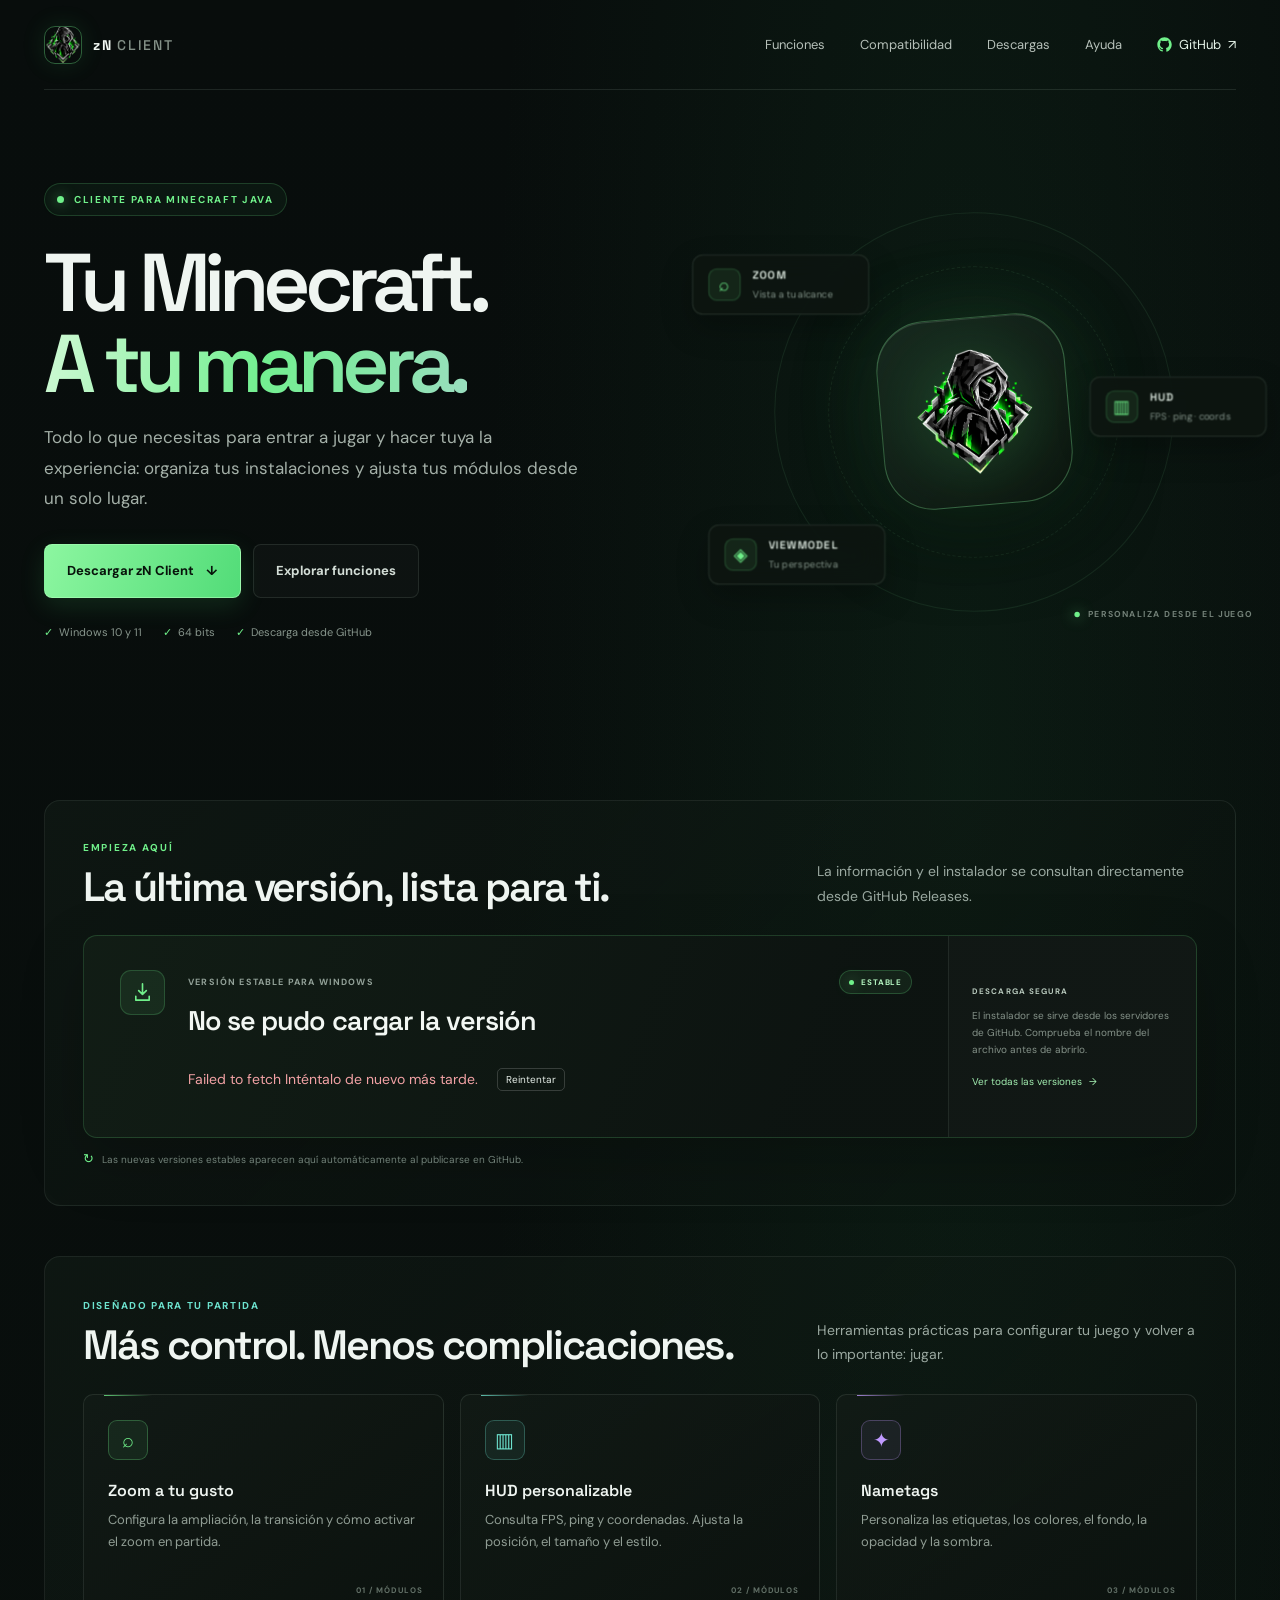
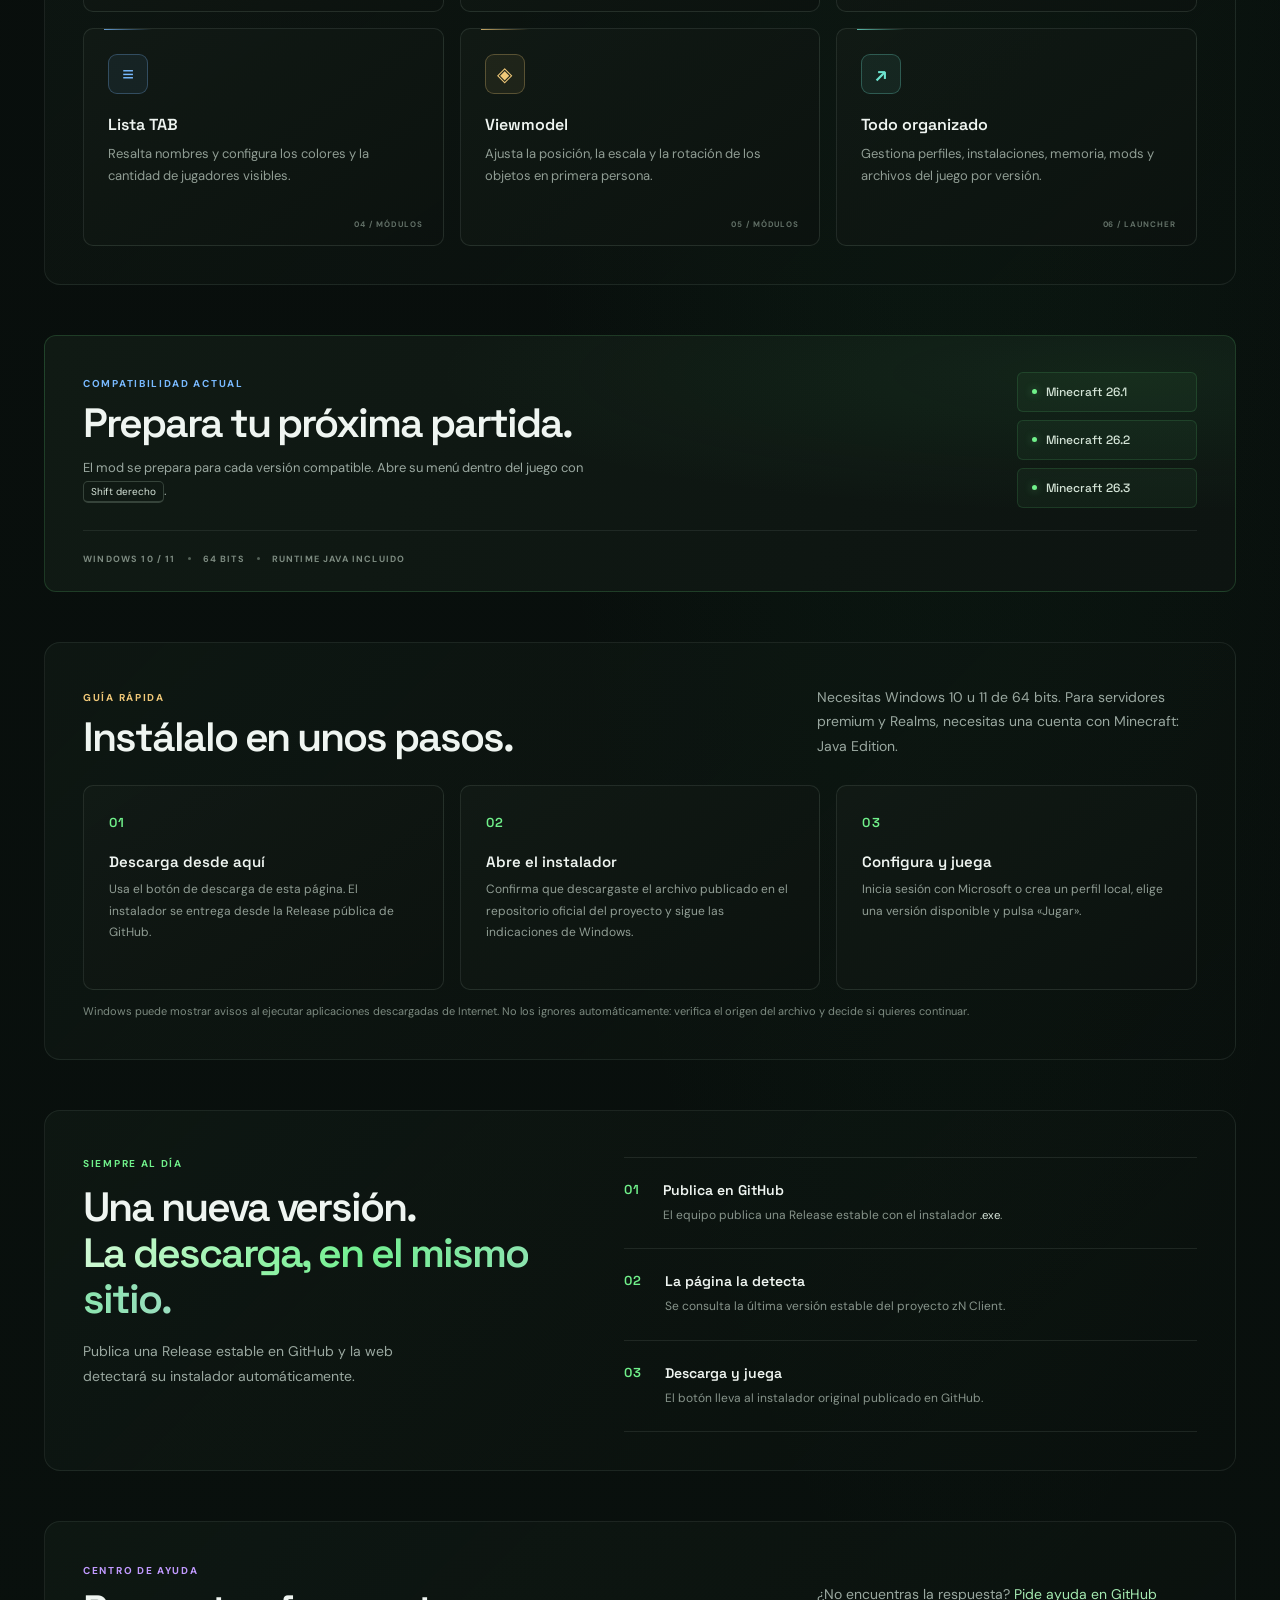
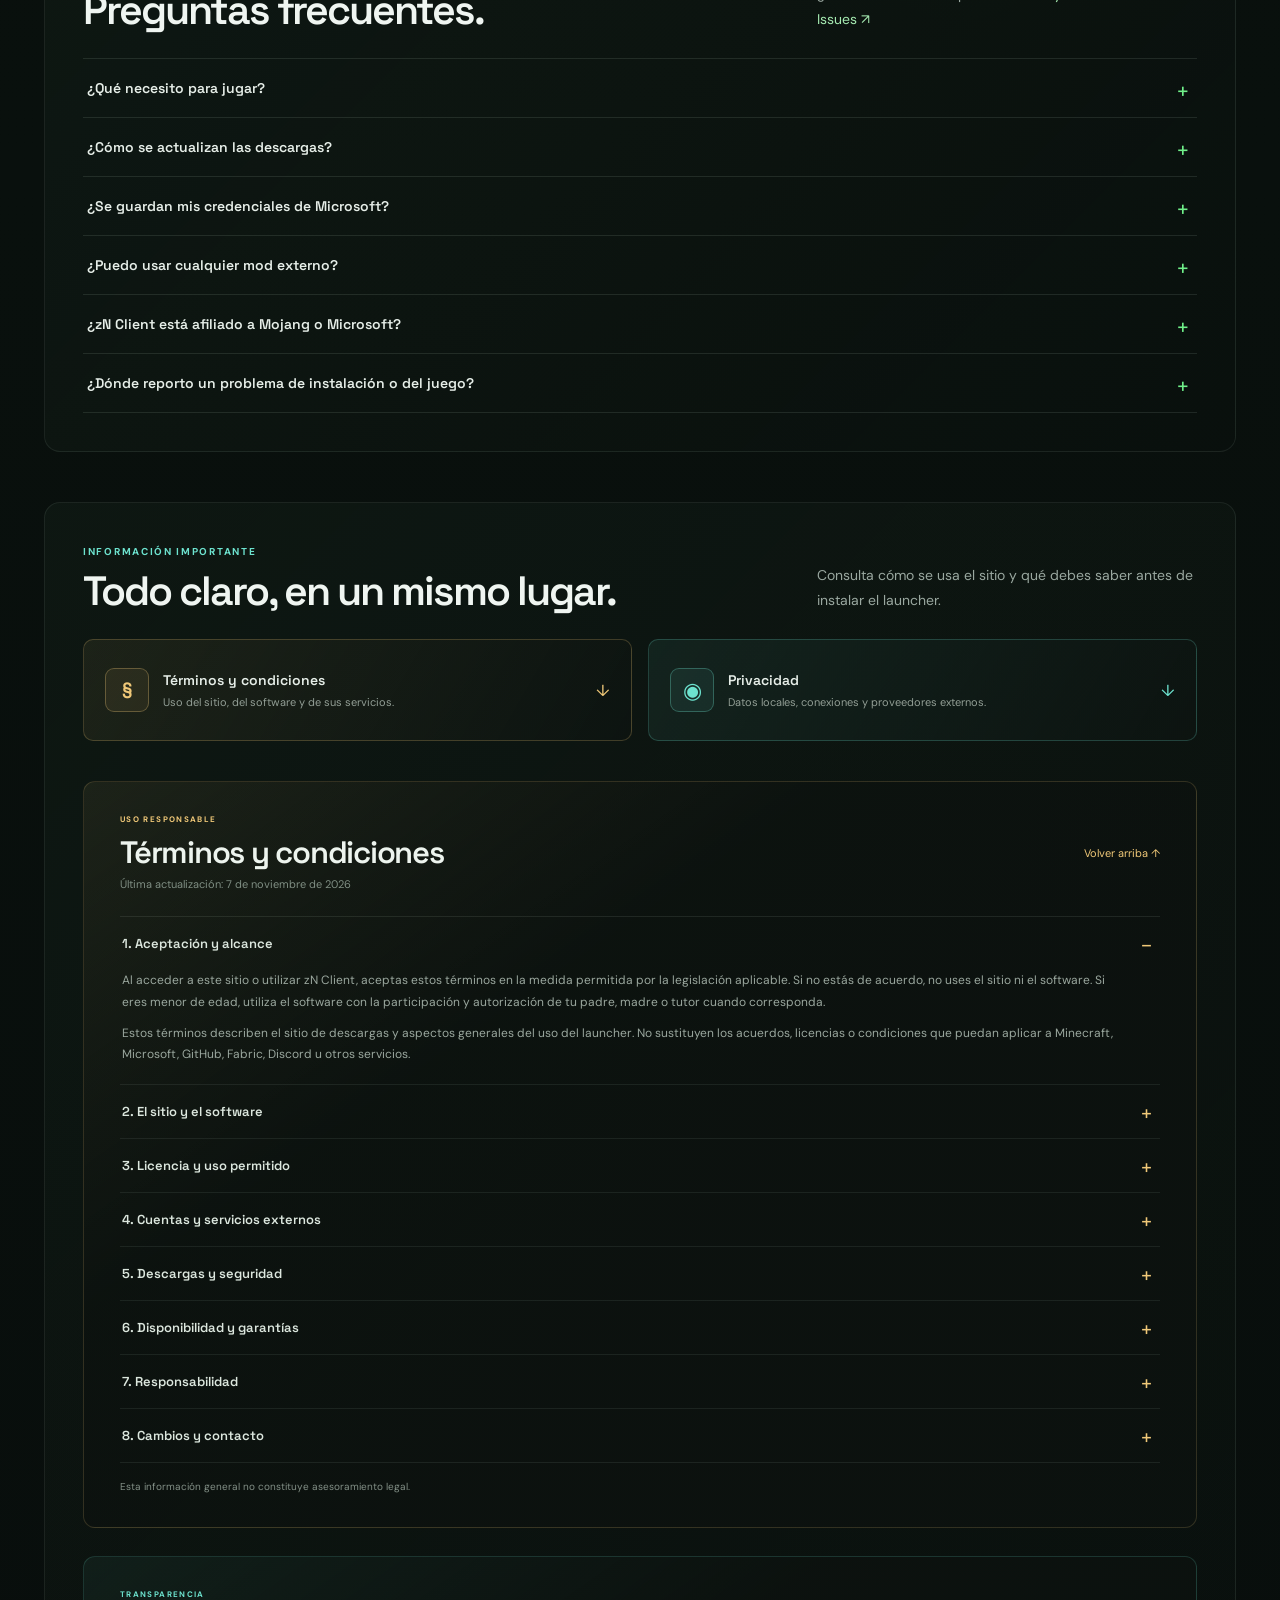
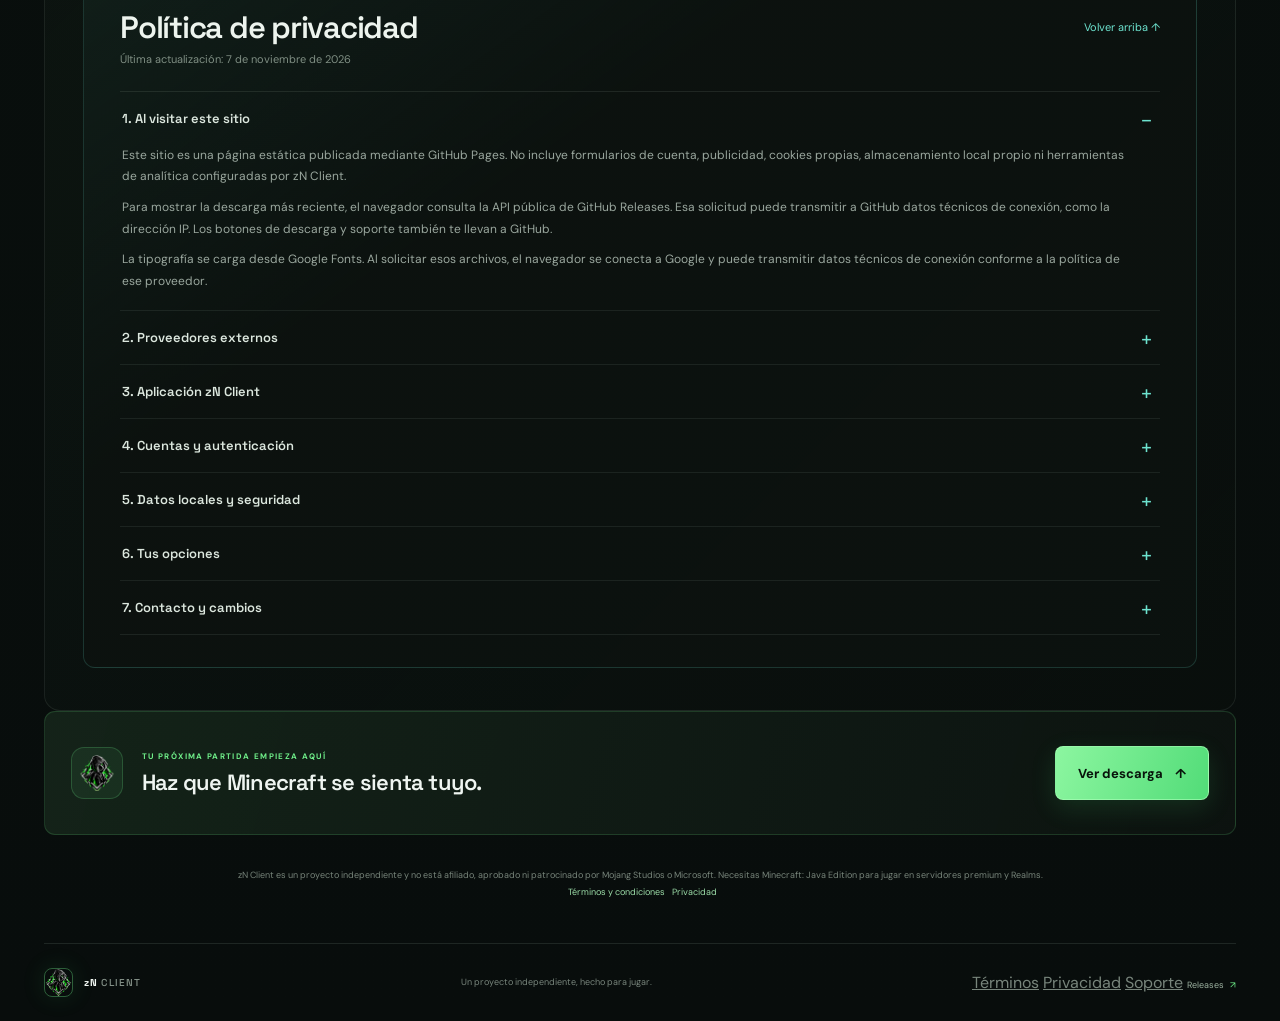
<file: site/index.html>
<!doctype html>
<html lang="es">
  <head>
    <meta charset="utf-8">
    <meta name="viewport" content="width=device-width, initial-scale=1">
    <meta name="theme-color" content="#080d0c">
    <meta name="description" content="Descarga zN Client, el launcher de Minecraft Java para Windows con instalaciones organizadas y módulos personalizables.">
    <meta property="og:type" content="website">
    <meta property="og:title" content="zN Client — Tu Minecraft, a tu manera">
    <meta property="og:description" content="Un launcher para organizar Minecraft y personalizar tu experiencia dentro del juego.">
    <meta property="og:image" content="https://znicoojk.github.io/MC-zN-Client/assets/znclient.png">
    <title>zN Client — Tu Minecraft, a tu manera</title>
    <link rel="preconnect" href="https://fonts.googleapis.com">
    <link rel="preconnect" href="https://fonts.gstatic.com" crossorigin>
    <link rel="stylesheet" href="https://fonts.googleapis.com/css2?family=DM+Sans:wght@400;500;600;700&family=Space+Grotesk:wght@400;500;600;700&display=swap">
    <link rel="stylesheet" href="./styles.css?v=5">
    <link rel="icon" type="image/png" href="./assets/znclient.png">
    <script src="./repo-config.js"></script>
    <script src="./app.js?v=4" defer></script>
  </head>
  <body>
    <div class="ambient ambient-one" aria-hidden="true"></div>
    <div class="ambient ambient-two" aria-hidden="true"></div>
    <div class="page-shell">
      <header class="topbar">
        <a class="brand" href="#" aria-label="zN Client, inicio">
          <img class="brand-logo" src="./assets/znclient.png" alt="">
          <span>zN<span class="brand-light">CLIENT</span></span>
        </a>
        <nav class="top-links" aria-label="Navegación principal">
          <a href="#features">Funciones</a>
          <a href="#compatibility">Compatibilidad</a>
          <a href="#downloads">Descargas</a>
          <a href="#help">Ayuda</a>
          <a class="source-link" id="github-link" href="#" target="_blank" rel="noopener noreferrer">
            <svg class="github-mark" viewBox="0 0 24 24" aria-hidden="true">
              <path fill="currentColor" d="M12 .5C5.65.5.5 5.75.5 12.22c0 5.18 3.29 9.57 7.86 11.12.58.11.79-.26.79-.57v-2.02c-3.2.71-3.88-1.38-3.88-1.38-.53-1.35-1.3-1.71-1.3-1.71-1.07-.75.08-.74.08-.74 1.18.09 1.8 1.24 1.8 1.24 1.05 1.84 2.75 1.31 3.42 1 .11-.78.41-1.31.75-1.61-2.55-.3-5.24-1.3-5.24-5.81 0-1.28.45-2.32 1.18-3.14-.12-.3-.51-1.52.11-3.17 0 0 .96-.31 3.15 1.2.91-.26 1.89-.4 2.87-.4s1.96.14 2.87.4c2.19-1.51 3.15-1.2 3.15-1.2.62 1.65.23 2.87.11 3.17.73.82 1.18 1.86 1.18 3.14 0 4.52-2.69 5.51-5.25 5.8.41.36.78 1.08.78 2.18v3.23c0 .31.21.69.8.57 4.56-1.55 7.85-5.94 7.85-11.12C23.5 5.75 18.35.5 12 .5Z"/>
            </svg>
            GitHub
            <span aria-hidden="true">↗</span>
          </a>
        </nav>
      </header>

      <main>
        <section class="hero" aria-labelledby="hero-title">
          <div class="hero-copy">
            <p class="eyebrow"><span class="status-dot"></span> CLIENTE PARA MINECRAFT JAVA</p>
            <h1 id="hero-title">Tu Minecraft.<br><span>A tu manera.</span></h1>
            <p class="hero-description">
              Todo lo que necesitas para entrar a jugar y hacer tuya la experiencia:
              organiza tus instalaciones y ajusta tus módulos desde un solo lugar.
            </p>
            <div class="hero-actions">
              <a class="button button-primary" href="#downloads">
                Descargar zN Client <span aria-hidden="true">↓</span>
              </a>
              <a class="button button-secondary" href="#features">Explorar funciones</a>
            </div>
            <ul class="hero-facts" aria-label="Información del cliente">
              <li><span aria-hidden="true">✓</span> Windows 10 y 11</li>
              <li><span aria-hidden="true">✓</span> 64 bits</li>
              <li><span aria-hidden="true">✓</span> Descarga desde GitHub</li>
            </ul>
          </div>

          <div class="hero-art" aria-label="Vista de módulos disponibles en zN Client">
            <div class="art-orbit orbit-outer" aria-hidden="true"></div>
            <div class="art-orbit orbit-inner" aria-hidden="true"></div>
            <div class="art-logo-wrap">
              <img src="./assets/znclient.png" alt="Logotipo de zN Client">
              <span class="art-glow" aria-hidden="true"></span>
            </div>
            <div class="module-chip chip-zoom"><span class="chip-icon" aria-hidden="true">⌕</span><span>ZOOM<small>Vista a tu alcance</small></span></div>
            <div class="module-chip chip-hud"><span class="chip-icon" aria-hidden="true">▥</span><span>HUD<small>FPS · ping · coords</small></span></div>
            <div class="module-chip chip-viewmodel"><span class="chip-icon" aria-hidden="true">◈</span><span>VIEWMODEL<small>Tu perspectiva</small></span></div>
            <span class="art-caption"><span class="status-dot"></span> PERSONALIZA DESDE EL JUEGO</span>
          </div>
        </section>

        <section class="download-section" id="downloads" aria-labelledby="download-title">
          <div class="section-intro download-intro">
            <div>
              <p class="section-kicker">EMPIEZA AQUÍ</p>
              <h2 id="download-title">La última versión, lista para ti.</h2>
            </div>
            <p>La información y el instalador se consultan directamente desde GitHub Releases.</p>
          </div>
          <article class="release-card" id="latest-release" aria-live="polite" aria-busy="true">
            <div class="release-main">
              <div class="release-icon" aria-hidden="true">
                <svg viewBox="0 0 24 24" fill="none">
                  <path d="M12 3v11m0 0 4-4m-4 4-4-4M5 16v4h14v-4" stroke="currentColor" stroke-width="1.7" stroke-linecap="round" stroke-linejoin="round"/>
                </svg>
              </div>
              <div class="release-info">
                <div class="release-heading">
                  <p class="card-label">VERSIÓN ESTABLE PARA WINDOWS</p>
                  <span class="latest-badge"><span class="status-dot"></span> ESTABLE</span>
                </div>
                <h3 id="latest-version">Buscando versión...</h3>
                <p class="release-date" id="release-date"></p>
                <div class="download-area" id="download-area" aria-live="polite">
                  <span class="loader" aria-hidden="true"></span>
                  <span>Buscando el instalador en GitHub...</span>
                </div>
                <a class="release-notes" id="release-notes" href="#" target="_blank" rel="noopener noreferrer" hidden>
                  Ver notas y todos los archivos <span aria-hidden="true">↗</span>
                </a>
              </div>
            </div>
            <div class="release-aside">
              <span class="aside-label">DESCARGA SEGURA</span>
              <p>El instalador se sirve desde los servidores de GitHub. Comprueba el nombre del archivo antes de abrirlo.</p>
              <a id="all-releases-link" href="#" target="_blank" rel="noopener noreferrer">Ver todas las versiones <span aria-hidden="true">→</span></a>
            </div>
          </article>
          <p class="download-footnote"><span aria-hidden="true">↻</span> Las nuevas versiones estables aparecen aquí automáticamente al publicarse en GitHub.</p>
        </section>

        <section class="features-section" id="features" aria-labelledby="features-title">
          <div class="section-intro">
            <div>
              <p class="section-kicker">DISEÑADO PARA TU PARTIDA</p>
              <h2 id="features-title">Más control. Menos complicaciones.</h2>
            </div>
            <p>Herramientas prácticas para configurar tu juego y volver a lo importante: jugar.</p>
          </div>
          <div class="feature-grid">
            <article class="feature-card">
              <span class="feature-icon" aria-hidden="true">⌕</span>
              <h3>Zoom a tu gusto</h3>
              <p>Configura la ampliación, la transición y cómo activar el zoom en partida.</p>
              <span class="feature-index">01 / MÓDULOS</span>
            </article>
            <article class="feature-card">
              <span class="feature-icon" aria-hidden="true">▥</span>
              <h3>HUD personalizable</h3>
              <p>Consulta FPS, ping y coordenadas. Ajusta la posición, el tamaño y el estilo.</p>
              <span class="feature-index">02 / MÓDULOS</span>
            </article>
            <article class="feature-card">
              <span class="feature-icon" aria-hidden="true">✦</span>
              <h3>Nametags</h3>
              <p>Personaliza las etiquetas, los colores, el fondo, la opacidad y la sombra.</p>
              <span class="feature-index">03 / MÓDULOS</span>
            </article>
            <article class="feature-card">
              <span class="feature-icon" aria-hidden="true">≡</span>
              <h3>Lista TAB</h3>
              <p>Resalta nombres y configura los colores y la cantidad de jugadores visibles.</p>
              <span class="feature-index">04 / MÓDULOS</span>
            </article>
            <article class="feature-card">
              <span class="feature-icon" aria-hidden="true">◈</span>
              <h3>Viewmodel</h3>
              <p>Ajusta la posición, la escala y la rotación de los objetos en primera persona.</p>
              <span class="feature-index">05 / MÓDULOS</span>
            </article>
            <article class="feature-card">
              <span class="feature-icon feature-icon-launcher" aria-hidden="true">↗</span>
              <h3>Todo organizado</h3>
              <p>Gestiona perfiles, instalaciones, memoria, mods y archivos del juego por versión.</p>
              <span class="feature-index">06 / LAUNCHER</span>
            </article>
          </div>
        </section>

        <section class="compatibility" id="compatibility" aria-labelledby="compatibility-title">
          <div class="compatibility-copy">
            <p class="section-kicker">COMPATIBILIDAD ACTUAL</p>
            <h2 id="compatibility-title">Prepara tu próxima partida.</h2>
            <p>El mod se prepara para cada versión compatible. Abre su menú dentro del juego con <kbd>Shift derecho</kbd>.</p>
          </div>
          <div class="version-list" aria-label="Versiones compatibles de Minecraft">
            <span><i aria-hidden="true"></i> Minecraft 26.1</span>
            <span><i aria-hidden="true"></i> Minecraft 26.2</span>
            <span><i aria-hidden="true"></i> Minecraft 26.3</span>
          </div>
          <div class="compatibility-meta">
            <span>WINDOWS 10 / 11</span><span class="meta-separator"></span><span>64 BITS</span><span class="meta-separator"></span><span>RUNTIME JAVA INCLUIDO</span>
          </div>
        </section>

        <section class="install-section" id="install" aria-labelledby="install-title">
          <div class="section-intro">
            <div>
              <p class="section-kicker">GUÍA RÁPIDA</p>
              <h2 id="install-title">Instálalo en unos pasos.</h2>
            </div>
            <p>Necesitas Windows 10 u 11 de 64 bits. Para servidores premium y Realms, necesitas una cuenta con Minecraft: Java Edition.</p>
          </div>
          <ol class="install-grid">
            <li class="install-card">
              <span class="install-number">01</span>
              <h3>Descarga desde aquí</h3>
              <p>Usa el botón de descarga de esta página. El instalador se entrega desde la Release pública de GitHub.</p>
            </li>
            <li class="install-card">
              <span class="install-number">02</span>
              <h3>Abre el instalador</h3>
              <p>Confirma que descargaste el archivo publicado en el repositorio oficial del proyecto y sigue las indicaciones de Windows.</p>
            </li>
            <li class="install-card">
              <span class="install-number">03</span>
              <h3>Configura y juega</h3>
              <p>Inicia sesión con Microsoft o crea un perfil local, elige una versión disponible y pulsa «Jugar».</p>
            </li>
          </ol>
          <p class="install-note">Windows puede mostrar avisos al ejecutar aplicaciones descargadas de Internet. No los ignores automáticamente: verifica el origen del archivo y decide si quieres continuar.</p>
        </section>

        <section class="update-section" aria-labelledby="update-title">
          <div class="update-heading">
            <p class="section-kicker">SIEMPRE AL DÍA</p>
            <h2 id="update-title">Una nueva versión.<br><span>La descarga, en el mismo sitio.</span></h2>
            <p>Publica una Release estable en GitHub y la web detectará su instalador automáticamente.</p>
          </div>
          <div class="update-steps">
            <article class="step">
              <span class="step-number">01</span>
              <div><h3>Publica en GitHub</h3><p>El equipo publica una Release estable con el instalador <code>.exe</code>.</p></div>
            </article>
            <article class="step">
              <span class="step-number">02</span>
              <div><h3>La página la detecta</h3><p>Se consulta la última versión estable del proyecto zN Client.</p></div>
            </article>
            <article class="step">
              <span class="step-number">03</span>
              <div><h3>Descarga y juega</h3><p>El botón lleva al instalador original publicado en GitHub.</p></div>
            </article>
          </div>
        </section>

        <section class="faq-section" id="help" aria-labelledby="faq-title">
          <div class="section-intro">
            <div>
              <p class="section-kicker">CENTRO DE AYUDA</p>
              <h2 id="faq-title">Preguntas frecuentes.</h2>
            </div>
            <p>¿No encuentras la respuesta? <a class="inline-link" id="support-link" href="#" target="_blank" rel="noopener noreferrer">Pide ayuda en GitHub Issues ↗</a></p>
          </div>
          <div class="faq-list">
            <details class="faq-item">
              <summary>¿Qué necesito para jugar?</summary>
              <p>zN Client está diseñado para Windows 10/11 de 64 bits. Para autenticación oficial, servidores premium y Realms, necesitas una cuenta Microsoft con Minecraft: Java Edition. Los perfiles locales solo funcionan en servidores que permiten jugadores sin autenticación premium.</p>
            </details>
            <details class="faq-item">
              <summary>¿Cómo se actualizan las descargas?</summary>
              <p>La página consulta las Releases públicas del repositorio del launcher y muestra el instalador .exe de la Release estable más reciente. Los borradores y las versiones preliminares se omiten. Las notas y todos los archivos de cada Release se abren en GitHub.</p>
            </details>
            <details class="faq-item">
              <summary>¿Se guardan mis credenciales de Microsoft?</summary>
              <p>La contraseña no se guarda en el launcher. Si eliges recordar una cuenta, el token de renovación se cifra con el almacenamiento seguro de Windows. Consulta la <a class="inline-link" href="#privacy">política de privacidad</a> para más detalles y servicios de terceros.</p>
            </details>
            <details class="faq-item">
              <summary>¿Puedo usar cualquier mod externo?</summary>
              <p>El launcher permite administrar mods externos, pero no garantiza que todos sean compatibles entre sí ni con cada versión. Revisa la versión y los requisitos de cada mod; algunos pueden causar errores o afectar el rendimiento.</p>
            </details>
            <details class="faq-item">
              <summary>¿zN Client está afiliado a Mojang o Microsoft?</summary>
              <p>No. Es un proyecto independiente, no afiliado, aprobado ni patrocinado por Mojang Studios o Microsoft. Minecraft es una marca de Mojang Studios.</p>
            </details>
            <details class="faq-item">
              <summary>¿Dónde reporto un problema de instalación o del juego?</summary>
              <p>Abre una consulta en GitHub Issues e incluye los pasos para reproducir el problema y los registros relevantes. Antes de adjuntarlos, revísalos y elimina tokens, nombres de usuario u otra información privada. Nunca publiques contraseñas ni tokens.</p>
            </details>
          </div>
        </section>

        <section class="legal-hub" aria-labelledby="legal-hub-title">
          <div class="section-intro">
            <div>
              <p class="section-kicker">INFORMACIÓN IMPORTANTE</p>
              <h2 id="legal-hub-title">Todo claro, en un mismo lugar.</h2>
            </div>
            <p>Consulta cómo se usa el sitio y qué debes saber antes de instalar el launcher.</p>
          </div>
          <nav class="legal-jump-links" aria-label="Documentos del sitio">
            <a class="legal-jump-card terms-jump" href="#terms">
              <span class="legal-jump-icon" aria-hidden="true">§</span>
              <span><strong>Términos y condiciones</strong><small>Uso del sitio, del software y de sus servicios.</small></span>
              <span class="legal-jump-arrow" aria-hidden="true">↓</span>
            </a>
            <a class="legal-jump-card privacy-jump" href="#privacy">
              <span class="legal-jump-icon" aria-hidden="true">◉</span>
              <span><strong>Privacidad</strong><small>Datos locales, conexiones y proveedores externos.</small></span>
              <span class="legal-jump-arrow" aria-hidden="true">↓</span>
            </a>
          </nav>

          <section class="legal-document terms-document" id="terms" aria-labelledby="terms-title">
            <div class="legal-document-heading">
              <div>
                <p class="section-kicker">USO RESPONSABLE</p>
                <h3 id="terms-title">Términos y condiciones</h3>
                <p>Última actualización: 7 de noviembre de 2026</p>
              </div>
              <a class="legal-top-link" href="#legal-hub-title">Volver arriba ↑</a>
            </div>
            <div class="legal-accordion">
              <details class="legal-item" open>
                <summary>1. Aceptación y alcance</summary>
                <div class="legal-item-content">
                  <p>Al acceder a este sitio o utilizar zN Client, aceptas estos términos en la medida permitida por la legislación aplicable. Si no estás de acuerdo, no uses el sitio ni el software. Si eres menor de edad, utiliza el software con la participación y autorización de tu padre, madre o tutor cuando corresponda.</p>
                  <p>Estos términos describen el sitio de descargas y aspectos generales del uso del launcher. No sustituyen los acuerdos, licencias o condiciones que puedan aplicar a Minecraft, Microsoft, GitHub, Fabric, Discord u otros servicios.</p>
                </div>
              </details>
              <details class="legal-item">
                <summary>2. El sitio y el software</summary>
                <div class="legal-item-content">
                  <p>El sitio ofrece información sobre zN Client y enlaza las versiones publicadas en GitHub Releases. El launcher es una aplicación independiente para Windows y Minecraft: Java Edition. Sus funciones, requisitos y compatibilidad pueden cambiar entre versiones; consulta las notas de cada Release antes de instalar una actualización.</p>
                  <p>La información de esta página es general. Comprueba los requisitos de la versión del launcher y del juego que vayas a utilizar.</p>
                </div>
              </details>
              <details class="legal-item">
                <summary>3. Licencia y uso permitido</summary>
                <div class="legal-item-content">
                  <p>El código y los archivos de zN Client se rigen por la licencia y los avisos incluidos en el <a href="https://github.com/zNicoojk/zN-Client" target="_blank" rel="noopener noreferrer">repositorio del proyecto</a>. Estos términos del sitio no conceden derechos adicionales sobre el software, Minecraft ni sus marcas. Revisa la licencia del repositorio antes de copiar, modificar o redistribuir el launcher.</p>
                  <p>Usa el software de forma lícita, no alteres su funcionamiento para perjudicar a otras personas y respeta las reglas de las cuentas, los servidores y los servicios que utilices. Los perfiles locales solo deben usarse donde el operador admita expresamente ese tipo de perfil.</p>
                </div>
              </details>
              <details class="legal-item">
                <summary>4. Cuentas y servicios externos</summary>
                <div class="legal-item-content">
                  <p>El inicio de sesión de Microsoft y el acceso a Minecraft dependen de los servicios y condiciones de Microsoft, Xbox y Minecraft. zN Client no es un proveedor de cuentas ni sustituye una licencia de Minecraft: Java Edition. No compartas tu contraseña, tokens ni archivos de sesión.</p>
                  <p>El launcher y el sitio pueden conectarse con terceros para las funciones solicitadas, como obtener archivos, versiones o actualizaciones. Cada proveedor opera bajo sus propios términos y políticas de privacidad; zN Client no controla sus servicios.</p>
                </div>
              </details>
              <details class="legal-item">
                <summary>5. Descargas y seguridad</summary>
                <div class="legal-item-content">
                  <p>El enlace apunta al archivo publicado en GitHub Releases. Antes de ejecutar un instalador, comprueba que el nombre y la versión coincidan con lo que esperas y que el enlace provenga del repositorio <a href="https://github.com/zNicoojk/zN-Client/releases" target="_blank" rel="noopener noreferrer">zNicoojk/zN-Client</a>. Mantén Windows y tu software de seguridad actualizados.</p>
                  <p>La página no afirma que cada archivo esté libre de errores, sea compatible con todo equipo ni funcione con cualquier mod, servidor o versión. Si algo parece inesperado, no ejecutes el archivo y consulta el repositorio o abre una incidencia.</p>
                </div>
              </details>
              <details class="legal-item">
                <summary>6. Disponibilidad y garantías</summary>
                <div class="legal-item-content">
                  <p>El sitio, los enlaces y las descargas pueden cambiar, interrumpirse o dejar de estar disponibles, incluso por fallos de GitHub u otros proveedores. Se ofrecen tal cual y según disponibilidad, sin prometer funcionamiento ininterrumpido, compatibilidad universal ni que se corrija cada error. Nada de estos términos limita derechos o garantías que no puedan excluirse por ley.</p>
                </div>
              </details>
              <details class="legal-item">
                <summary>7. Responsabilidad</summary>
                <div class="legal-item-content">
                  <p>En la medida permitida por la ley, el publicador no será responsable por daños indirectos derivados del uso o la imposibilidad de usar el sitio o el launcher, por servicios de terceros ni por modificaciones o mods que instales. Eres responsable de mantener copias de seguridad de tus mundos y archivos importantes. Esta sección no excluye responsabilidad cuando hacerlo esté prohibido por la legislación aplicable.</p>
                </div>
              </details>
              <details class="legal-item">
                <summary>8. Cambios y contacto</summary>
                <div class="legal-item-content">
                  <p>Estos términos pueden actualizarse junto con el sitio o el proyecto. La fecha indicada refleja la revisión publicada; el uso posterior a una actualización implica aceptar los términos revisados en la medida permitida por la ley.</p>
                  <p>Para preguntas o problemas, abre una <a href="https://github.com/zNicoojk/zN-Client/issues" target="_blank" rel="noopener noreferrer">incidencia en GitHub</a>. No publiques datos privados, contraseñas ni tokens. Para el tratamiento de datos, consulta la <a href="#privacy">política de privacidad</a>.</p>
                </div>
              </details>
            </div>
            <p class="legal-note">Esta información general no constituye asesoramiento legal.</p>
          </section>

          <section class="legal-document privacy-document" id="privacy" aria-labelledby="privacy-title">
            <div class="legal-document-heading">
              <div>
                <p class="section-kicker">TRANSPARENCIA</p>
                <h3 id="privacy-title">Política de privacidad</h3>
                <p>Última actualización: 7 de noviembre de 2026</p>
              </div>
              <a class="legal-top-link" href="#legal-hub-title">Volver arriba ↑</a>
            </div>
            <div class="legal-accordion">
              <details class="legal-item" open>
                <summary>1. Al visitar este sitio</summary>
                <div class="legal-item-content">
                  <p>Este sitio es una página estática publicada mediante GitHub Pages. No incluye formularios de cuenta, publicidad, cookies propias, almacenamiento local propio ni herramientas de analítica configuradas por zN Client.</p>
                  <p>Para mostrar la descarga más reciente, el navegador consulta la API pública de GitHub Releases. Esa solicitud puede transmitir a GitHub datos técnicos de conexión, como la dirección IP. Los botones de descarga y soporte también te llevan a GitHub.</p>
                  <p>La tipografía se carga desde Google Fonts. Al solicitar esos archivos, el navegador se conecta a Google y puede transmitir datos técnicos de conexión conforme a la política de ese proveedor.</p>
                </div>
              </details>
              <details class="legal-item">
                <summary>2. Proveedores externos</summary>
                <div class="legal-item-content">
                  <p>GitHub aloja el sitio, entrega las descargas y ofrece la API de versiones; Google Fonts proporciona las tipografías. Estos proveedores pueden procesar datos técnicos necesarios para responder a las solicitudes, operar y proteger sus servicios conforme a sus políticas. El mantenedor de zN Client no recibe esos datos de conexión mediante la página ni controla los registros internos de los proveedores.</p>
                  <ul>
                    <li><a href="https://docs.github.com/site-policy/privacy-policies/github-privacy-statement" target="_blank" rel="noopener noreferrer">Política de privacidad de GitHub</a></li>
                    <li><a href="https://policies.google.com/privacy" target="_blank" rel="noopener noreferrer">Política de privacidad de Google</a></li>
                  </ul>
                  <p>Al salir de este sitio, se aplican los avisos y condiciones del sitio de destino.</p>
                </div>
              </details>
              <details class="legal-item">
                <summary>3. Aplicación zN Client</summary>
                <div class="legal-item-content">
                  <p>El launcher guarda en tu equipo las preferencias, archivos del juego, runtimes, mods, mundos, capturas y registros necesarios para sus funciones. Los registros de diagnóstico no se cargan automáticamente al mantenedor. La aplicación no incorpora una función propia para enviar analíticas de uso.</p>
                  <p>Algunas funciones realizan conexiones a Microsoft/Xbox, Minecraft/Mojang, Fabric, Eclipse Adoptium, GitHub y, si habilitas la presencia enriquecida, Discord. Esos servicios pueden recibir datos técnicos de conexión, como la dirección IP, y aplican sus propias políticas. Minecraft también se comunica con sus servicios y con los servidores a los que te conectes.</p>
                  <p>Lee la <a href="https://github.com/zNicoojk/zN-Client/blob/main/PRIVACY.md" target="_blank" rel="noopener noreferrer">declaración de privacidad completa del launcher</a> para conocer el detalle de cuentas, archivos locales y servicios utilizados.</p>
                </div>
              </details>
              <details class="legal-item">
                <summary>4. Cuentas y autenticación</summary>
                <div class="legal-item-content">
                  <p>El inicio de sesión de Microsoft se procesa mediante el flujo de autenticación de Microsoft. El launcher no almacena tu contraseña. Si decides guardar una cuenta, almacena el token de renovación cifrado mediante el almacenamiento seguro de Windows; los tokens de acceso se mantienen en la sesión activa. Microsoft procesa los datos de cuenta conforme a sus propios términos y avisos.</p>
                  <p>Los perfiles locales guardan el nombre elegido y un identificador local; no autentican una cuenta Microsoft. Solo funcionan en servidores configurados para aceptar jugadores sin autenticación premium.</p>
                </div>
              </details>
              <details class="legal-item">
                <summary>5. Datos locales y seguridad</summary>
                <div class="legal-item-content">
                  <p>Los datos del launcher se guardan en el dispositivo y no se envían automáticamente al mantenedor. Desinstalar la aplicación puede no eliminar esos datos. Puedes quitar cuentas desde el launcher y borrar manualmente sus archivos locales si ya no deseas conservarlos.</p>
                  <p>Ningún método de almacenamiento o transmisión garantiza seguridad absoluta. Mantén Windows actualizado y evita compartir registros, archivos de datos, tokens o capturas que puedan contener información personal.</p>
                </div>
              </details>
              <details class="legal-item">
                <summary>6. Tus opciones</summary>
                <div class="legal-item-content">
                  <p>Puedes controlar desde tu navegador la carga de recursos externos y las cookies que establezcan terceros; si bloqueas recursos, la tipografía puede verse diferente. También puedes optar por no utilizar la autenticación Microsoft, no habilitar la integración opcional de Discord y eliminar los datos locales del launcher.</p>
                </div>
              </details>
              <details class="legal-item">
                <summary>7. Contacto y cambios</summary>
                <div class="legal-item-content">
                  <p>Para consultas sobre privacidad, abre una <a href="https://github.com/zNicoojk/zN-Client/issues" target="_blank" rel="noopener noreferrer">incidencia en GitHub</a>. No incluyas contraseñas, tokens ni otros datos privados en una incidencia pública.</p>
                  <p>Esta política puede cambiar si se modifica el sitio o el tratamiento de datos del launcher. La fecha indicada refleja la revisión publicada.</p>
                </div>
              </details>
            </div>
          </section>
        </section>

        <section class="closing-cta" aria-label="Descargar zN Client">
          <div class="closing-mark"><img src="./assets/znclient.png" alt=""></div>
          <div>
            <p class="section-kicker">TU PRÓXIMA PARTIDA EMPIEZA AQUÍ</p>
            <h2>Haz que Minecraft se sienta tuyo.</h2>
          </div>
          <a class="button button-primary" href="#downloads">Ver descarga <span aria-hidden="true">↑</span></a>
        </section>

        <p class="disclaimer">
          zN Client es un proyecto independiente y no está afiliado, aprobado ni patrocinado por Mojang Studios o Microsoft.
          Necesitas Minecraft: Java Edition para jugar en servidores premium y Realms.
          <a href="#terms">Términos y condiciones</a>
          <a href="#privacy">Privacidad</a>
        </p>
      </main>

      <footer>
        <a class="brand footer-brand" href="#" aria-label="zN Client, inicio">
          <img class="brand-logo" src="./assets/znclient.png" alt="">
          <span>zN<span class="brand-light">CLIENT</span></span>
        </a>
        <span class="footer-copy">Un proyecto independiente, hecho para jugar.</span>
        <nav class="footer-links" aria-label="Enlaces legales y soporte">
          <a href="#terms">Términos</a>
          <a href="#privacy">Privacidad</a>
          <a id="support-link-footer" href="#" target="_blank" rel="noopener noreferrer">Soporte</a>
          <a class="footer-link" id="footer-github-link" href="#" target="_blank" rel="noopener noreferrer">Releases <span aria-hidden="true">↗</span></a>
        </nav>
      </footer>
    </div>
  </body>
</html>
</file>
<file: site/styles.css>
:root {
  color-scheme: dark;
  font-family: "DM Sans", sans-serif;
  color: #eff5f1;
  background: #080d0c;
  font-synthesis: none;
  text-rendering: optimizeLegibility;
  -webkit-font-smoothing: antialiased;
  -moz-osx-font-smoothing: grayscale;
  font-optical-sizing: auto;
  --background: #080d0c;
  --surface: #0d1411;
  --surface-raised: #111a16;
  --line: rgba(224, 255, 232, .1);
  --muted: #9aa8a0;
  --quiet: #6d7a72;
  --accent: #70f08a;
  --accent-strong: #38d864;
  --aqua: #6de3cf;
  --blue: #79baff;
  --violet: #c19aff;
  --amber: #f0c878;
  --font-display: "Space Grotesk", sans-serif;
}

* { box-sizing: border-box; }

html { scroll-behavior: smooth; scroll-padding-top: 90px; }

body {
  min-width: 320px;
  min-height: 100vh;
  margin: 0;
  overflow-x: hidden;
  background:
    radial-gradient(ellipse at 75% 13%, rgba(35, 122, 67, .12), transparent 35%),
    linear-gradient(180deg, #080d0c 0%, #09100d 58%, #080d0c 100%);
}

body::before {
  position: absolute;
  z-index: -1;
  top: 0;
  right: 0;
  left: 0;
  height: 760px;
  background-image: linear-gradient(rgba(196, 255, 210, .025) 1px, transparent 1px), linear-gradient(90deg, rgba(196, 255, 210, .025) 1px, transparent 1px);
  background-size: 64px 64px;
  content: "";
  mask-image: linear-gradient(to bottom, black, transparent 85%);
}

a { color: inherit; }

a:focus-visible, button:focus-visible {
  outline: 2px solid var(--accent);
  outline-offset: 4px;
}

.ambient { position: fixed; z-index: -1; width: 360px; height: 360px; border-radius: 50%; filter: blur(115px); opacity: .1; pointer-events: none; }
.ambient-one { top: 100px; left: -250px; background: #39de70; }
.ambient-two { top: 460px; right: -300px; background: #4aa77e; }
.page-shell { width: min(100% - 64px, 1120px); margin: 0 auto; }

.topbar {
  position: relative;
  z-index: 2;
  display: flex;
  min-height: 82px;
  align-items: center;
  justify-content: space-between;
  border-bottom: 1px solid var(--line);
}

.brand { display: inline-flex; align-items: center; gap: 11px; color: #f2f8f3; font: 700 14px var(--font-display); letter-spacing: .12em; text-decoration: none; }
.brand-logo { width: 38px; height: 38px; flex: 0 0 auto; border: 1px solid rgba(112, 240, 138, .36); border-radius: 11px; object-fit: cover; box-shadow: 0 0 24px rgba(67, 206, 103, .12); }
.brand-light { margin-left: 5px; color: #849188; font-weight: 500; }
.top-links { display: flex; align-items: center; gap: 31px; }
.top-links > a { color: #b6c0b9; font-size: 12px; text-decoration: none; transition: color .18s ease; }
.top-links > a:hover, .footer-link:hover { color: var(--accent); }
.top-links .source-link { display: inline-flex; align-items: center; gap: 7px; color: #e6f4e9; }
.github-mark { width: 15px; height: 15px; color: var(--accent); }

.hero { display: grid; min-height: 590px; grid-template-columns: 1.08fr .92fr; align-items: center; gap: 42px; padding: 70px 0 85px; }
.hero-copy { position: relative; z-index: 1; }
.eyebrow, .section-kicker { margin: 0; color: var(--accent); font-size: 10px; font-weight: 700; letter-spacing: .17em; }
.eyebrow { display: inline-flex; align-items: center; gap: 10px; padding: 9px 12px; border: 1px solid rgba(112, 240, 138, .19); border-radius: 99px; background: rgba(72, 179, 97, .06); }
.status-dot { display: inline-block; width: 7px; height: 7px; flex: 0 0 auto; border-radius: 50%; background: var(--accent); box-shadow: 0 0 13px rgba(112, 240, 138, .72); }
h1 { margin: 26px 0 18px; font: 600 clamp(48px, 6vw, 75px)/.99 var(--font-display); letter-spacing: -.075em; }
h1 span, .update-heading h2 span { color: transparent; background: linear-gradient(100deg, #d0f9d5, #72ef90 52%, #9adebf); background-clip: text; -webkit-background-clip: text; }
.hero-description { max-width: 485px; margin: 0; color: #a4b0a8; font-size: 15px; line-height: 1.8; }
.hero-actions { display: flex; flex-wrap: wrap; gap: 12px; margin-top: 30px; }
.button { display: inline-flex; min-height: 48px; align-items: center; justify-content: center; gap: 12px; padding: 0 19px; border: 1px solid transparent; border-radius: 8px; font-size: 12px; font-weight: 700; text-decoration: none; transition: transform .18s ease, background .18s ease, border-color .18s ease, box-shadow .18s ease; }
.button:hover { transform: translateY(-2px); }
.button-primary { border-color: rgba(171, 255, 183, .6); background: linear-gradient(110deg, #8cf6a0, #52dc78); box-shadow: 0 8px 26px rgba(71, 220, 111, .14); color: #08130b; }
.button-primary:hover { box-shadow: 0 10px 32px rgba(71, 220, 111, .25); }
.button-secondary { border-color: var(--line); background: rgba(255, 255, 255, .025); color: #d3ddd6; }
.button-secondary:hover { border-color: rgba(112, 240, 138, .34); background: rgba(112, 240, 138, .06); }
.hero-facts { display: flex; flex-wrap: wrap; gap: 17px; margin: 27px 0 0; padding: 0; color: #87958c; font-size: 10px; list-style: none; }
.hero-facts li { display: flex; align-items: center; gap: 6px; }
.hero-facts li span { color: var(--accent); font-weight: 700; }

.hero-art { position: relative; display: grid; min-height: 405px; place-items: center; isolation: isolate; }
.art-orbit { position: absolute; top: 50%; left: 50%; border: 1px solid rgba(137, 224, 157, .09); border-radius: 50%; transform: translate(-50%, -50%); }
.orbit-outer { width: 370px; height: 370px; }
.orbit-inner { width: 270px; height: 270px; border-style: dashed; animation: orbit 40s linear infinite; }
.art-logo-wrap { position: relative; display: grid; width: 175px; height: 175px; place-items: center; border: 1px solid rgba(132, 246, 157, .3); border-radius: 46px; background: linear-gradient(145deg, rgba(23, 41, 30, .92), rgba(11, 19, 14, .96)); box-shadow: 0 24px 80px rgba(0, 0, 0, .48), 0 0 80px rgba(63, 206, 102, .16), inset 0 1px rgba(228, 255, 231, .13); transform: rotate(-5deg); }
.art-logo-wrap img { position: relative; z-index: 1; width: 116px; height: 116px; border-radius: 28px; object-fit: cover; }
.art-glow { position: absolute; inset: 20%; border-radius: 50%; background: rgba(85, 229, 119, .23); filter: blur(35px); }
.module-chip { position: absolute; z-index: 1; display: flex; min-width: 164px; align-items: center; gap: 11px; padding: 12px 14px; border: 1px solid rgba(222, 255, 229, .12); border-radius: 10px; background: rgba(13, 21, 17, .87); box-shadow: 0 12px 30px rgba(0, 0, 0, .28); color: #e7f2e9; font: 600 10px var(--font-display); letter-spacing: .06em; backdrop-filter: blur(12px); }
.module-chip small { display: block; margin-top: 5px; color: #85948a; font: 400 9px "DM Sans", sans-serif; letter-spacing: 0; }
.chip-icon { display: grid; width: 30px; height: 30px; flex: 0 0 auto; place-items: center; border: 1px solid rgba(112, 240, 138, .2); border-radius: 8px; background: rgba(112, 240, 138, .08); color: var(--accent); font: 600 17px var(--font-display); }
.chip-zoom { top: 57px; left: 0; }
.chip-hud { top: 170px; right: -9px; }
.chip-viewmodel { bottom: 42px; left: 15px; }
.art-caption { position: absolute; right: 4px; bottom: 10px; display: flex; align-items: center; gap: 8px; color: #738178; font-size: 8px; font-weight: 700; letter-spacing: .13em; }
.art-caption .status-dot { width: 5px; height: 5px; }

.download-section { padding-top: 45px; scroll-margin-top: 30px; }
.section-intro { display: flex; align-items: end; justify-content: space-between; gap: 30px; margin-bottom: 25px; }
.section-intro h2, .compatibility h2, .update-heading h2 { margin: 10px 0 0; font: 600 clamp(25px, 3.8vw, 37px)/1.13 var(--font-display); letter-spacing: -.05em; }
.section-intro > p { max-width: 320px; margin: 0 0 2px; color: var(--muted); font-size: 12px; line-height: 1.75; }
.download-section .section-kicker { color: var(--accent); }
.release-card { display: grid; grid-template-columns: minmax(0, 1fr) 248px; overflow: hidden; border: 1px solid rgba(112, 240, 138, .18); border-radius: 14px; background: linear-gradient(112deg, rgba(18, 30, 22, .96), rgba(13, 20, 17, .98) 66%); box-shadow: 0 22px 65px rgba(0, 0, 0, .2); }
.release-main { display: flex; gap: 20px; padding: 27px 30px; }
.release-icon { display: grid; width: 45px; height: 45px; flex: 0 0 auto; place-items: center; border: 1px solid rgba(112, 240, 138, .2); border-radius: 11px; background: rgba(112, 240, 138, .08); color: var(--accent); }
.release-icon svg { width: 23px; height: 23px; }
.release-info { min-width: 0; flex: 1; }
.release-heading { display: flex; align-items: center; justify-content: space-between; gap: 14px; }
.card-label { margin: 0; color: #92a198; font-size: 9px; font-weight: 700; letter-spacing: .13em; }
.latest-badge { display: inline-flex; align-items: center; gap: 7px; padding: 6px 9px; border: 1px solid rgba(112, 240, 138, .22); border-radius: 99px; background: rgba(112, 240, 138, .07); color: #b6f7c2; font-size: 8px; font-weight: 700; letter-spacing: .1em; }
.latest-badge .status-dot { width: 5px; height: 5px; }
.release-info h3 { margin: 9px 0 0; overflow-wrap: anywhere; color: #f2f7f3; font: 600 22px var(--font-display); letter-spacing: -.035em; }
.release-date { margin: 4px 0 17px; color: #829087; font-size: 11px; }
.download-area { display: flex; flex-wrap: wrap; align-items: center; gap: 10px; min-height: 48px; color: #a7b3aa; font-size: 12px; }
.download-button { display: inline-flex; min-height: 46px; flex-direction: row; align-items: center; justify-content: center; gap: 9px; padding: 0 15px; border: 1px solid rgba(171, 255, 183, .46); border-radius: 7px; background: linear-gradient(110deg, #86f59a, #50db76); box-shadow: 0 5px 20px rgba(50, 201, 88, .15); color: #07130a; font-size: 11px; font-weight: 700; text-decoration: none; transition: filter .16s ease, transform .16s ease; }
.download-button:hover { filter: brightness(1.08); transform: translateY(-1px); }
.download-button::after { content: "↓"; font-size: 15px; }
.download-details { padding-left: 9px; border-left: 1px solid rgba(7, 19, 10, .25); color: rgba(7, 19, 10, .72); font-size: 9px; font-weight: 500; }
.release-notes { display: inline-block; margin-top: 13px; color: #9aefaa; font-size: 10px; text-decoration: none; }
.release-notes:hover, .release-aside a:hover { color: #d6ffdc; }
.release-aside { display: flex; flex-direction: column; justify-content: center; padding: 23px; border-left: 1px solid rgba(224, 255, 232, .08); background: rgba(255, 255, 255, .015); }
.aside-label { color: #b7c8bc; font-size: 8px; font-weight: 700; letter-spacing: .14em; }
.release-aside p { margin: 11px 0 17px; color: #849188; font-size: 10px; line-height: 1.7; }
.release-aside a { color: #a2edb0; font-size: 10px; text-decoration: none; }
.release-aside a span { margin-left: 4px; }
.download-footnote { margin: 12px 0 0; color: #718078; font-size: 10px; }
.download-footnote span { margin-right: 5px; color: var(--accent); font-size: 13px; }
.message-error { color: #f2a2a5; }
.retry-button { margin-left: 9px; padding: 4px 8px; border: 1px solid rgba(255, 255, 255, .17); border-radius: 5px; background: transparent; color: #e6eee8; font: inherit; font-size: 10px; cursor: pointer; }
.retry-button:hover { border-color: var(--accent); }
.loader { width: 14px; height: 14px; border: 2px solid rgba(255, 255, 255, .18); border-top-color: var(--accent); border-radius: 50%; animation: spin .75s linear infinite; }
@keyframes spin { to { transform: rotate(360deg); } }
@keyframes orbit { to { transform: translate(-50%, -50%) rotate(360deg); } }

.features-section { padding-top: 122px; scroll-margin-top: 25px; }
.features-section .section-kicker { color: var(--aqua); }
.feature-grid { display: grid; grid-template-columns: repeat(3, minmax(0, 1fr)); gap: 12px; }
.feature-card { --card-accent: var(--accent); --card-wash: rgba(112, 240, 138, .07); position: relative; min-height: 198px; overflow: hidden; padding: 21px 21px 35px; border: 1px solid var(--line); border-radius: 10px; background: linear-gradient(145deg, rgba(18, 27, 22, .82), rgba(12, 18, 15, .84)); transition: transform .2s ease, border-color .2s ease, background .2s ease; }
.feature-card:nth-child(2) { --card-accent: var(--aqua); --card-wash: rgba(109, 227, 207, .07); }
.feature-card:nth-child(3) { --card-accent: var(--violet); --card-wash: rgba(193, 154, 255, .07); }
.feature-card:nth-child(4) { --card-accent: var(--blue); --card-wash: rgba(121, 186, 255, .07); }
.feature-card:nth-child(5) { --card-accent: var(--amber); --card-wash: rgba(240, 200, 120, .07); }
.feature-card:nth-child(6) { --card-accent: var(--aqua); --card-wash: rgba(109, 227, 207, .07); }
.feature-card::before { position: absolute; top: 0; left: 20px; width: 48px; height: 1px; background: linear-gradient(90deg, var(--card-accent), transparent); content: ""; opacity: .8; }
.feature-card:hover { transform: translateY(-3px); border-color: rgba(112, 240, 138, .25); background: linear-gradient(145deg, rgba(21, 34, 26, .92), rgba(13, 20, 16, .94)); }
.feature-icon { display: grid; width: 34px; height: 34px; margin-bottom: 18px; place-items: center; border: 1px solid color-mix(in srgb, var(--card-accent) 28%, transparent); border-radius: 9px; background: var(--card-wash); color: var(--card-accent); font: 600 18px var(--font-display); }
.feature-icon-launcher { font-size: 15px; }
.feature-card h3 { margin: 0 0 8px; font: 600 14px var(--font-display); }
.feature-card p { max-width: 270px; margin: 0; color: #909d94; font-size: 11px; line-height: 1.75; }
.feature-index { position: absolute; right: 20px; bottom: 16px; color: #627067; font-size: 7px; font-weight: 700; letter-spacing: .12em; }

.compatibility { display: grid; grid-template-columns: 1fr auto; align-items: center; gap: 22px 30px; margin-top: 94px; padding: 29px 31px 21px; border: 1px solid rgba(112, 240, 138, .16); border-radius: 12px; background: radial-gradient(ellipse at 90% 15%, rgba(60, 173, 91, .1), transparent 45%), linear-gradient(120deg, #101a14, #0d1411); scroll-margin-top: 30px; }
.compatibility .section-kicker { color: var(--blue); }
.compatibility h2 { margin-top: 10px; font-size: clamp(24px, 3vw, 31px); }
.compatibility-copy > p:last-child { max-width: 520px; margin: 11px 0 0; color: var(--muted); font-size: 11px; line-height: 1.75; }
kbd { padding: 3px 7px; border: 1px solid rgba(226, 255, 232, .18); border-bottom-width: 2px; border-radius: 5px; color: #d7e5da; font: inherit; font-size: 10px; white-space: nowrap; }
code { color: #d7e5da; font: inherit; font-size: .95em; }
.version-list { display: flex; flex-direction: column; gap: 8px; }
.version-list span { display: flex; min-width: 156px; align-items: center; gap: 9px; padding: 9px 11px; border: 1px solid rgba(112, 240, 138, .13); border-radius: 6px; background: rgba(112, 240, 138, .045); color: #d4e4d7; font: 500 10px var(--font-display); }
.version-list i { width: 5px; height: 5px; border-radius: 50%; background: var(--accent); box-shadow: 0 0 9px rgba(112, 240, 138, .45); }
.compatibility-meta { display: flex; grid-column: 1 / -1; align-items: center; gap: 12px; padding-top: 18px; border-top: 1px solid rgba(226, 255, 232, .08); color: #7d8b81; font-size: 8px; font-weight: 700; letter-spacing: .13em; }
.meta-separator { width: 3px; height: 3px; border-radius: 50%; background: #546258; }

.update-section { display: grid; grid-template-columns: .9fr 1.1fr; gap: 65px; padding: 120px 0 82px; }
.update-heading h2 { margin-top: 14px; font-size: clamp(28px, 4vw, 41px); }
.update-heading > p:last-child { max-width: 340px; margin: 16px 0 0; color: var(--muted); font-size: 12px; line-height: 1.8; }
.update-steps { display: grid; align-content: center; }
.step { display: flex; gap: 20px; padding: 18px 0; border-bottom: 1px solid rgba(224, 255, 232, .09); }
.step:first-child { border-top: 1px solid rgba(224, 255, 232, .09); }
.step-number { color: var(--accent); font: 600 11px var(--font-display); letter-spacing: .08em; }
.step h3 { margin: 0 0 6px; font: 600 12px var(--font-display); }
.step p { margin: 0; color: #87948b; font-size: 10px; line-height: 1.7; }

.install-section, .faq-section { padding-top: 105px; scroll-margin-top: 25px; }
.install-section .section-kicker { color: var(--amber); }
.faq-section .section-kicker { color: var(--violet); }
.install-grid { display: grid; grid-template-columns: repeat(3, minmax(0, 1fr)); gap: 12px; margin: 0; padding: 0; list-style: none; }
.install-card { min-height: 178px; padding: 20px; border: 1px solid var(--line); border-radius: 10px; background: linear-gradient(145deg, rgba(18, 27, 22, .82), rgba(12, 18, 15, .84)); }
.install-number { display: inline-block; margin-bottom: 21px; color: var(--accent); font: 600 11px var(--font-display); letter-spacing: .1em; }
.install-card h3 { margin: 0 0 8px; font: 600 13px var(--font-display); }
.install-card p { margin: 0; color: #909d94; font-size: 10px; line-height: 1.8; }
.install-note { margin: 12px 0 0; color: #7d8b81; font-size: 9px; line-height: 1.7; }
.inline-link { color: #a5eab1; text-decoration: none; }
.inline-link:hover { color: #d3ffda; }
.faq-list { border-top: 1px solid var(--line); }
.faq-item { border-bottom: 1px solid var(--line); }
.faq-item summary { position: relative; padding: 17px 35px 17px 4px; color: #e6eee8; font: 600 12px var(--font-display); cursor: pointer; list-style: none; }
.faq-item summary::-webkit-details-marker { display: none; }
.faq-item summary::after { position: absolute; top: 15px; right: 7px; color: var(--accent); content: "+"; font: 400 19px var(--font-display); }
.faq-item[open] summary::after { content: "−"; }
.faq-item p { max-width: 800px; margin: -2px 36px 17px 4px; color: #97a49b; font-size: 10px; line-height: 1.8; }

.legal-hub { padding-top: 112px; scroll-margin-top: 25px; }
.legal-hub > .section-intro .section-kicker { color: var(--aqua); }
.legal-jump-links { display: grid; grid-template-columns: repeat(2, minmax(0, 1fr)); gap: 12px; margin-bottom: 34px; }
.legal-jump-card { --legal-accent: var(--amber); --legal-wash: rgba(240, 200, 120, .07); display: flex; min-height: 88px; align-items: center; gap: 14px; padding: 16px 18px; border: 1px solid color-mix(in srgb, var(--legal-accent) 22%, transparent); border-radius: 10px; background: linear-gradient(120deg, var(--legal-wash), rgba(13, 20, 17, .84)); text-decoration: none; transition: transform .18s ease, border-color .18s ease; }
.legal-jump-card:hover { transform: translateY(-2px); border-color: color-mix(in srgb, var(--legal-accent) 44%, transparent); }
.privacy-jump { --legal-accent: var(--aqua); --legal-wash: rgba(109, 227, 207, .07); }
.legal-jump-icon { display: grid; width: 38px; height: 38px; flex: 0 0 auto; place-items: center; border: 1px solid color-mix(in srgb, var(--legal-accent) 30%, transparent); border-radius: 9px; background: var(--legal-wash); color: var(--legal-accent); font: 600 19px var(--font-display); }
.legal-jump-card > span:nth-child(2) { flex: 1; }
.legal-jump-card strong { display: block; color: #e6eee8; font: 600 12px var(--font-display); }
.legal-jump-card small { display: block; margin-top: 5px; color: #929e95; font-size: 9px; line-height: 1.5; }
.legal-jump-arrow { color: var(--legal-accent); font-size: 16px; }
.legal-document { --legal-accent: var(--amber); --legal-wash: rgba(240, 200, 120, .07); margin-top: 22px; padding: 25px 27px; border: 1px solid color-mix(in srgb, var(--legal-accent) 17%, transparent); border-radius: 12px; background: linear-gradient(145deg, var(--legal-wash), rgba(12, 18, 15, .9) 35%); scroll-margin-top: 24px; }
.privacy-document { --legal-accent: var(--aqua); --legal-wash: rgba(109, 227, 207, .055); }
.legal-document .section-kicker { color: var(--legal-accent); font-size: 8px; }
.legal-document-heading { display: flex; align-items: center; justify-content: space-between; gap: 16px; padding-bottom: 20px; border-bottom: 1px solid rgba(224, 255, 232, .09); }
.legal-document-heading h3 { margin: 8px 0 5px; color: #edf4ee; font: 600 clamp(20px, 3vw, 27px) var(--font-display); letter-spacing: -.04em; }
.legal-document-heading p:last-child { margin: 0; color: #7f8e83; font-size: 9px; }
.legal-top-link { flex: 0 0 auto; color: var(--legal-accent); font-size: 9px; text-decoration: none; }
.legal-accordion { border-bottom: 1px solid rgba(224, 255, 232, .08); }
.legal-item { border-bottom: 1px solid rgba(224, 255, 232, .075); scroll-margin-top: 25px; }
.legal-item:last-child { border-bottom: 0; }
.legal-item summary { position: relative; padding: 14px 32px 14px 2px; color: #dce7de; font: 600 11px var(--font-display); cursor: pointer; list-style: none; }
.legal-item summary::-webkit-details-marker { display: none; }
.legal-item summary::after { position: absolute; top: 11px; right: 7px; color: var(--legal-accent); content: "+"; font: 400 18px var(--font-display); }
.legal-item[open] summary::after { content: "−"; }
.legal-item-content { padding: 0 28px 14px 2px; }
.legal-item-content p, .legal-item-content li { color: #9aa79e; font-size: 10px; line-height: 1.8; }
.legal-item-content p { margin: 0 0 9px; }
.legal-item-content p:last-child { margin-bottom: 0; }
.legal-item-content ul { display: flex; flex-wrap: wrap; gap: 8px 22px; margin: 8px 0 10px; padding-left: 18px; }
.legal-item-content li::marker { color: var(--legal-accent); }
.legal-item-content a { color: var(--legal-accent); text-decoration-color: color-mix(in srgb, var(--legal-accent) 42%, transparent); text-underline-offset: 3px; }
.legal-note { margin: 15px 0 0; color: #839087; font-size: 9px; line-height: 1.7; }

.closing-cta { display: flex; min-height: 124px; align-items: center; gap: 19px; padding: 23px 26px; border: 1px solid rgba(112, 240, 138, .16); border-radius: 11px; background: linear-gradient(105deg, rgba(24, 42, 29, .75), rgba(13, 20, 17, .86)); }
.closing-mark { display: grid; width: 52px; height: 52px; flex: 0 0 auto; place-items: center; border: 1px solid rgba(112, 240, 138, .2); border-radius: 13px; background: rgba(112, 240, 138, .07); }
.closing-mark img { width: 36px; height: 36px; border-radius: 8px; object-fit: cover; }
.closing-cta > div:nth-child(2) { flex: 1; }
.closing-cta h2 { margin: 7px 0 0; font: 600 clamp(16px, 2.4vw, 22px) var(--font-display); letter-spacing: -.035em; }
.closing-cta .section-kicker { font-size: 8px; }
.disclaimer { max-width: 820px; margin: 32px auto 43px; color: #77847a; font-size: 9px; line-height: 1.8; text-align: center; }
.disclaimer a { display: inline-block; margin-left: 5px; color: #9cdda8; text-decoration: none; }
.disclaimer a:hover { color: #d6ffdc; }

footer { display: flex; min-height: 78px; align-items: center; justify-content: space-between; gap: 20px; border-top: 1px solid var(--line); color: #78857c; }
.footer-brand { font-size: 10px; }
.footer-brand .brand-logo { width: 29px; height: 29px; border-radius: 8px; }
.footer-brand .brand-light { margin-left: 3px; }
.footer-copy, .footer-link { font-size: 9px; }
.footer-link { color: #9cb1a0; text-decoration: none; }
.footer-link span { margin-left: 4px; color: var(--accent); }
[hidden] { display: none !important; }

@media (max-width: 800px) {
  .page-shell { width: min(100% - 44px, 680px); }
  .top-links { gap: 20px; }
  .hero { min-height: 540px; grid-template-columns: 1fr .8fr; gap: 15px; }
  .hero-art { min-height: 340px; transform: scale(.88); }
  .orbit-outer { width: 320px; height: 320px; }
  .orbit-inner { width: 235px; height: 235px; }
  .chip-zoom { left: -15px; }
  .chip-hud { right: -15px; }
  .chip-viewmodel { left: -5px; }
  .release-card { grid-template-columns: 1fr; }
  .release-aside { display: grid; grid-template-columns: 1fr auto; align-items: center; gap: 6px 18px; padding: 15px 25px; border-top: 1px solid rgba(224, 255, 232, .08); border-left: 0; }
  .release-aside p { grid-row: 2; margin: 0; }
  .release-aside a { grid-column: 2; grid-row: 1 / 3; }
  .feature-card { min-height: 205px; padding-right: 16px; padding-left: 16px; }
  .update-section { grid-template-columns: .85fr 1.15fr; gap: 30px; }
  .install-card { padding: 16px; }
  .legal-document { padding: 22px 20px; }
}

@media (max-width: 600px) {
  html { scroll-padding-top: 72px; }
  .page-shell { width: min(100% - 36px, 480px); }
  .topbar { min-height: 68px; }
  .brand { gap: 8px; font-size: 12px; }
  .brand-logo { width: 33px; height: 33px; border-radius: 9px; }
  .top-links { gap: 12px; }
  .top-links > a { font-size: 10px; }
  .top-links > a:nth-child(2) { display: none; }
  .top-links .source-link { gap: 4px; }
  .hero { min-height: auto; grid-template-columns: 1fr; gap: 7px; padding: 68px 0 54px; }
  .hero-copy { text-align: center; }
  .eyebrow { font-size: 8px; }
  h1 { margin: 22px 0 14px; font-size: clamp(47px, 13vw, 66px); }
  .hero-description { margin: 0 auto; font-size: 13px; }
  .hero-actions { justify-content: center; gap: 8px; margin-top: 23px; }
  .button { min-height: 44px; padding: 0 14px; font-size: 10px; }
  .hero-facts { justify-content: center; gap: 12px; margin-top: 20px; font-size: 8px; }
  .hero-art { min-height: 310px; margin-top: 4px; transform: scale(.82); }
  .download-section { padding-top: 30px; }
  .section-intro { align-items: flex-start; flex-direction: column; gap: 10px; margin-bottom: 19px; }
  .section-intro h2 { font-size: 27px; }
  .section-intro > p { font-size: 11px; }
  .release-main { gap: 13px; padding: 20px 15px; }
  .release-icon { width: 38px; height: 38px; border-radius: 9px; }
  .card-label { max-width: 170px; font-size: 7px; }
  .latest-badge { gap: 5px; padding: 5px 7px; font-size: 7px; }
  .release-info h3 { font-size: 18px; }
  .release-date { font-size: 10px; }
  .download-area { align-items: stretch; flex-direction: column; }
  .download-button { justify-content: space-between; padding: 0 10px; font-size: 10px; }
  .download-details { font-size: 8px; }
  .release-aside { grid-template-columns: 1fr; gap: 7px; padding: 14px 16px; }
  .release-aside p { grid-row: auto; }
  .release-aside a { grid-column: auto; grid-row: auto; }
  .download-footnote { font-size: 9px; line-height: 1.6; }
  .features-section { padding-top: 88px; }
  .feature-grid { grid-template-columns: repeat(2, minmax(0, 1fr)); gap: 9px; }
  .feature-card { min-height: 208px; padding: 16px 13px 33px; }
  .feature-icon { margin-bottom: 14px; }
  .feature-card h3 { font-size: 12px; }
  .feature-card p { font-size: 10px; }
  .feature-index { right: 12px; bottom: 13px; font-size: 6px; }
  .compatibility { grid-template-columns: 1fr; gap: 20px; margin-top: 68px; padding: 22px 18px 16px; }
  .compatibility h2 { font-size: 26px; }
  .compatibility-copy > p:last-child { font-size: 10px; }
  .version-list { display: grid; grid-template-columns: repeat(3, 1fr); gap: 6px; }
  .version-list span { min-width: 0; justify-content: center; gap: 5px; padding: 8px 5px; font-size: 8px; }
  .version-list i { width: 4px; height: 4px; }
  .compatibility-meta { flex-wrap: wrap; gap: 7px; padding-top: 14px; font-size: 7px; letter-spacing: .08em; }
  .update-section { grid-template-columns: 1fr; gap: 25px; padding: 87px 0 60px; }
  .update-heading h2 { font-size: 34px; }
  .update-heading > p:last-child { font-size: 11px; }
  .step { gap: 14px; padding: 14px 0; }
  .install-section, .faq-section { padding-top: 76px; }
  .install-grid { grid-template-columns: 1fr; gap: 8px; }
  .install-card { min-height: auto; padding: 16px; }
  .install-number { margin-bottom: 12px; }
  .faq-item summary { font-size: 11px; line-height: 1.55; }
  .legal-hub { padding-top: 80px; }
  .legal-jump-links { grid-template-columns: 1fr; gap: 8px; margin-bottom: 25px; }
  .legal-jump-card { min-height: 76px; padding: 12px; }
  .legal-document { margin-top: 15px; padding: 18px 14px; }
  .legal-document-heading { align-items: flex-start; }
  .legal-document-heading h3 { font-size: 20px; }
  .legal-top-link { margin-top: 6px; font-size: 8px; }
  .legal-item summary { font-size: 10px; }
  .legal-item-content { padding-right: 8px; }
  .legal-item-content p, .legal-item-content li { font-size: 9px; }
  .closing-cta { min-height: auto; flex-wrap: wrap; gap: 13px; padding: 17px; }
  .closing-mark { width: 43px; height: 43px; border-radius: 10px; }
  .closing-mark img { width: 30px; height: 30px; }
  .closing-cta > div:nth-child(2) { min-width: calc(100% - 60px); }
  .closing-cta .section-kicker { font-size: 7px; }
  .closing-cta h2 { font-size: 16px; }
  .closing-cta .button { width: 100%; }
  .disclaimer { margin: 25px auto 33px; font-size: 8px; }
  footer { min-height: 70px; flex-wrap: wrap; justify-content: space-between; gap: 10px; padding: 14px 0; }
  .footer-copy { display: none; }
}

@media (max-width: 370px) {
  .page-shell { width: min(100% - 28px, 480px); }
  .top-links { gap: 9px; }
  .top-links > a { font-size: 9px; }
  .top-links > a:nth-child(4) { display: none; }
  .hero-facts { gap: 8px; font-size: 7px; }
  .hero-art { margin-right: -12px; margin-left: -12px; transform: scale(.75); }
  .version-list { grid-template-columns: 1fr; }
  .version-list span { justify-content: flex-start; padding-left: 10px; font-size: 9px; }
}

@media (prefers-reduced-motion: reduce) {
  *, *::before, *::after { scroll-behavior: auto !important; animation-duration: .01ms !important; animation-iteration-count: 1 !important; transition-duration: .01ms !important; }
}

@media (min-width: 1000px) {
  .page-shell { width: min(100% - 88px, 1240px); }
  .topbar { min-height: 90px; }
  .top-links { gap: 35px; }
  .top-links > a { font-size: 13px; }
  .hero { min-height: 660px; gap: 56px; padding: 82px 0 100px; }
  h1 { font-size: clamp(62px, 6.4vw, 84px); }
  .hero-description { max-width: 540px; font-size: 17px; }
  .hero-art { transform: scale(1.08); }
  .button { min-height: 54px; padding-right: 22px; padding-left: 22px; font-size: 13px; }
  .hero-facts { gap: 21px; font-size: 11px; }

  .download-section, .features-section, .install-section, .update-section, .faq-section, .legal-hub {
    margin-top: 50px;
    padding: 46px 38px 38px;
    border: 1px solid rgba(224, 255, 232, .08);
    border-radius: 16px;
    background: linear-gradient(135deg, rgba(20, 32, 25, .48), rgba(11, 17, 14, .35));
  }

  .download-section { padding-top: 40px; }
  .section-intro h2, .compatibility h2, .update-heading h2 { font-size: clamp(32px, 3.2vw, 42px); }
  .section-intro > p { max-width: 380px; font-size: 14px; }
  .release-main { gap: 23px; padding: 34px 36px; }
  .release-info h3 { font-size: 27px; }
  .download-area { font-size: 14px; }
  .download-button { min-height: 52px; padding: 0 18px; font-size: 13px; }
  .features-section { padding-top: 42px; }
  .feature-grid { gap: 16px; }
  .feature-card { min-height: 218px; padding: 25px 24px 40px; }
  .feature-icon { width: 40px; height: 40px; margin-bottom: 20px; font-size: 20px; }
  .feature-card h3 { font-size: 16px; }
  .feature-card p { max-width: 320px; font-size: 13px; }
  .feature-index { font-size: 8px; }
  .compatibility { margin-top: 50px; padding: 36px 38px 26px; }
  .compatibility-copy > p:last-child { font-size: 13px; }
  .version-list span { min-width: 180px; padding: 11px 14px; font-size: 12px; }
  .compatibility-meta { padding-top: 22px; font-size: 9px; }
  .install-section, .faq-section, .legal-hub { padding-top: 42px; }
  .install-grid { gap: 16px; }
  .install-card { min-height: 205px; padding: 25px; }
  .install-number { font-size: 13px; }
  .install-card h3 { font-size: 15px; }
  .install-card p { font-size: 12px; }
  .install-note { font-size: 11px; }
  .update-section { grid-template-columns: .9fr 1.1fr; gap: 72px; padding-top: 46px; }
  .update-heading > p:last-child { font-size: 14px; }
  .step { gap: 23px; padding: 23px 0; }
  .step-number { font-size: 13px; }
  .step h3 { font-size: 14px; }
  .step p { font-size: 12px; }
  .faq-item summary { padding-top: 20px; padding-bottom: 20px; font-size: 14px; }
  .faq-item summary::after { top: 18px; font-size: 22px; }
  .faq-item p { font-size: 12px; }
  .legal-hub { padding-bottom: 42px; }
  .legal-jump-links { gap: 16px; margin-bottom: 40px; }
  .legal-jump-card { min-height: 102px; padding: 21px; }
  .legal-jump-icon { width: 44px; height: 44px; font-size: 22px; }
  .legal-jump-card strong { font-size: 14px; }
  .legal-jump-card small { font-size: 11px; }
  .legal-document { margin-top: 28px; padding: 32px 36px; }
  .legal-document-heading { padding-bottom: 25px; }
  .legal-document-heading h3 { font-size: 31px; }
  .legal-document-heading p:last-child, .legal-top-link { font-size: 11px; }
  .legal-item summary { padding-top: 18px; padding-bottom: 18px; font-size: 13px; }
  .legal-item summary::after { top: 15px; font-size: 21px; }
  .legal-item-content { padding-bottom: 18px; }
  .legal-item-content p, .legal-item-content li { font-size: 12px; }
  .legal-note { font-size: 10px; }
}
</file>
